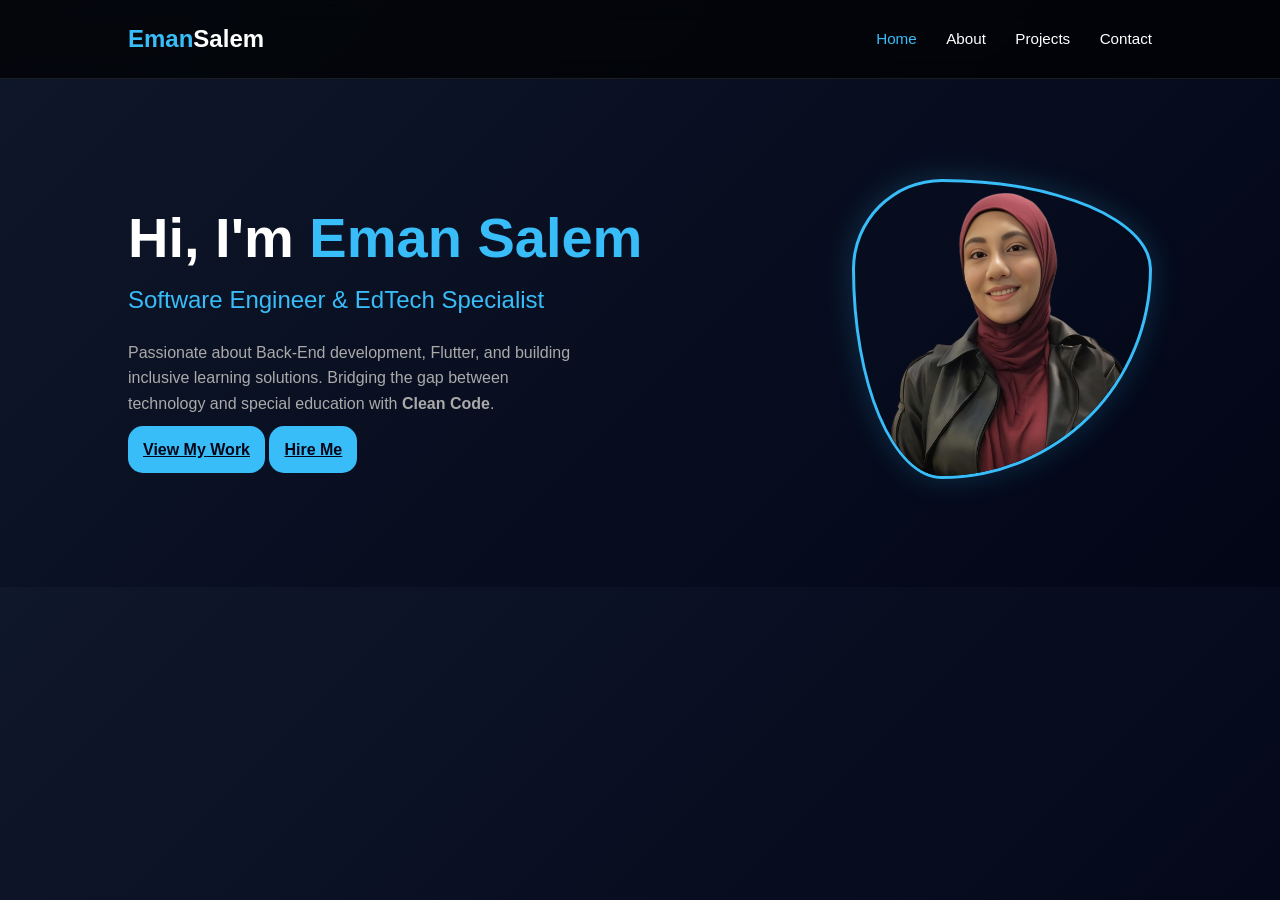
<file: index.html>
<!DOCTYPE html>
<html lang="en">
<head>
    <meta charset="UTF-8">
    <meta name="viewport" content="width=device-width, initial-scale=1.0">
    <title>Eman Salem | Portfolio</title>
    <link rel="stylesheet" href="https://cdnjs.cloudflare.com/ajax/libs/font-awesome/6.0.0/css/all.min.css">
    <link rel="stylesheet" href="style.css">
</head>
<body>
    <nav>
        <h2 class="logo">Eman<span>Salem</span></h2>
        <div class="nav-links" id="navlinks">
            <a href="./" class="active">Home</a>
            <a href="about.html">About</a>
            <a href="projects.html">Projects</a>
            <a href="contact.html">Contact</a>
        </div>
    </nav>

    <section class="hero">
        <div class="hero-text">
            <h1>Hi, I'm <span>Eman Salem</span></h1>
            <h3>Software Engineer & EdTech Specialist</h3>
            <p>
                Passionate about Back-End development, Flutter, and building inclusive learning solutions. 
                Bridging the gap between technology and special education with <b>Clean Code</b>.
            </p>

            <div class="hero-btns">
                <a href="projects.html" class="btn">View My Work</a>
                <a href="contact.html" class="btn btn-outline">Hire Me</a>
            </div>
        </div>
        <div class="hero-img">
            <img src="images/portfolio.png" alt="Eman Salem - Software Engineer">
        </div>
    </section>

    <script src="script.js"></script>
</body>
</html>
</file>
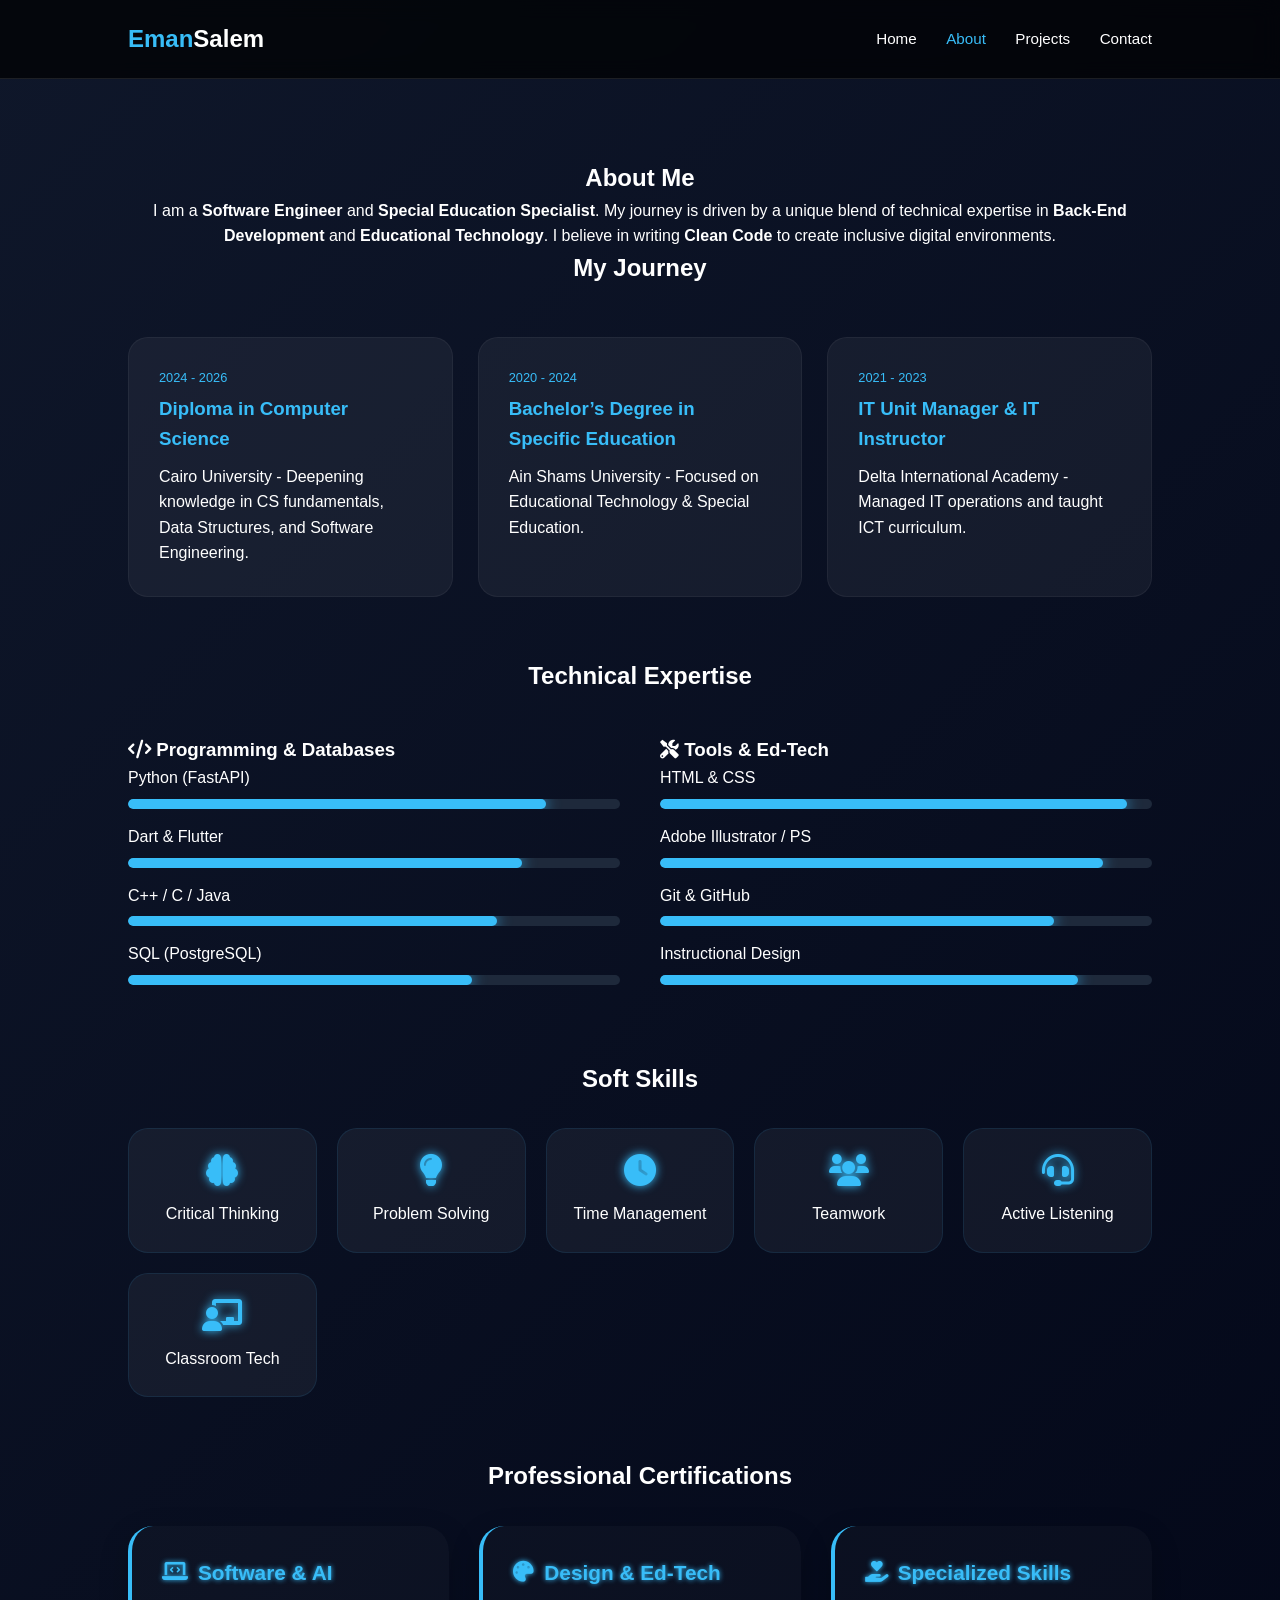
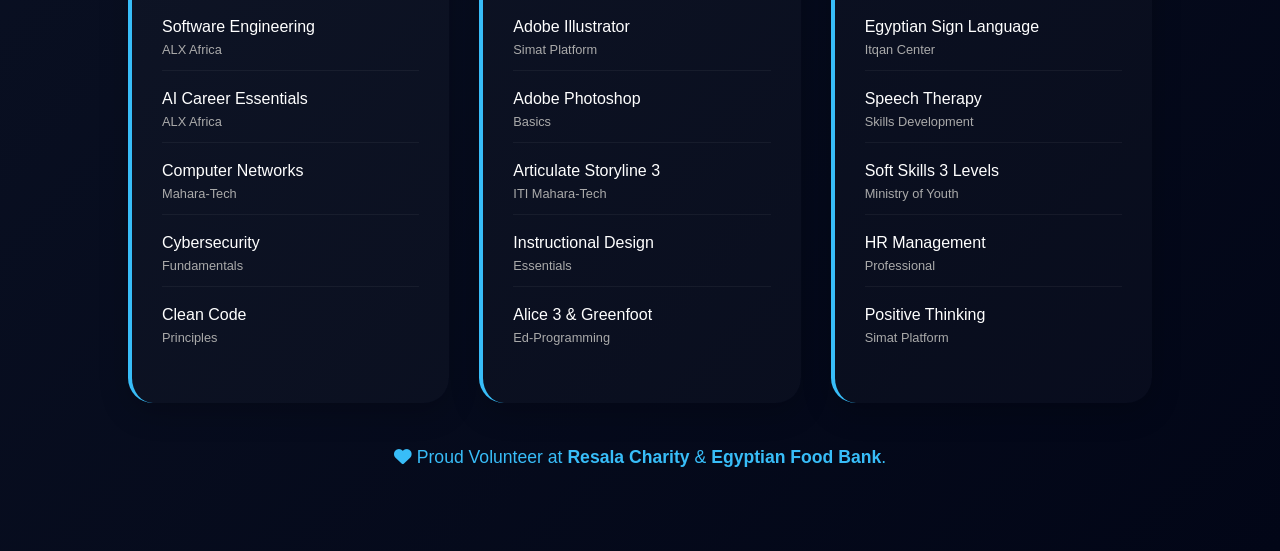
<file: about.html>
<!DOCTYPE html>
<html lang="en">
<head>
    <meta charset="UTF-8">
    <meta name="viewport" content="width=device-width, initial-scale=1.0">
    <title>About Me | Eman Salem</title>
    <link rel="stylesheet" href="style.css">
    <link rel="stylesheet" href="https://cdnjs.cloudflare.com/ajax/libs/font-awesome/6.0.0/css/all.min.css">
</head>
<body>

<nav>
    <h2 class="logo">Eman<span>Salem</span></h2>
    <div class="nav-links">
        <a href="./">Home</a>
        <a href="about.html" class="active">About</a>
        <a href="projects.html">Projects</a>
        <a href="contact.html">Contact</a>
    </div>
</nav>

<section class="about">
    <h1>About Me</h1>
    <p class="intro">
        I am a <b>Software Engineer</b> and <b>Special Education Specialist</b>. 
        My journey is driven by a unique blend of technical expertise in <b>Back-End Development</b> and <b>Educational Technology</b>. 
        I believe in writing <b>Clean Code</b> to create inclusive digital environments.
    </p>

    <h2>My Journey</h2>
    <div class="timeline">
        <div class="box">
            <span class="date">2024 - 2026</span>
            <h3>Diploma in Computer Science</h3>
            <p>Cairo University - Deepening knowledge in CS fundamentals, Data Structures, and Software Engineering.</p>
        </div>
        <div class="box">
            <span class="date">2020 - 2024</span>
            <h3>Bachelor’s Degree in Specific Education</h3>
            <p>Ain Shams University - Focused on Educational Technology & Special Education.</p>
        </div>
        <div class="box">
            <span class="date">2021 - 2023</span>
            <h3>IT Unit Manager & IT Instructor</h3>
            <p>Delta International Academy - Managed IT operations and taught ICT curriculum.</p>
        </div>
    </div>

    <h2 style="margin-top: 60px;">Technical Expertise</h2>
    <div class="skills-container">
        <div class="skill-category">
            <h3><i class="fas fa-code"></i> Programming & Databases</h3>
            <div class="skill-bar"><span>Python (FastAPI)</span><div class="bar"><div class="fill python"></div></div></div>
            <div class="skill-bar"><span>Dart & Flutter</span><div class="bar"><div class="fill flutter"></div></div></div>
            <div class="skill-bar"><span>C++ / C / Java</span><div class="bar"><div class="fill java"></div></div></div>
            <div class="skill-bar"><span>SQL (PostgreSQL)</span><div class="bar"><div class="fill sql"></div></div></div>
        </div>

        <div class="skill-category">
            <h3><i class="fas fa-tools"></i> Tools & Ed-Tech</h3>
            <div class="skill-bar"><span>HTML & CSS</span><div class="bar"><div class="fill html"></div></div></div>
            <div class="skill-bar"><span>Adobe Illustrator / PS</span><div class="bar"><div class="fill design"></div></div></div>
            <div class="skill-bar"><span>Git & GitHub</span><div class="bar"><div class="fill git"></div></div></div>
            <div class="skill-bar"><span>Instructional Design</span><div class="bar"><div class="fill articulate"></div></div></div>
        </div>
    </div>

    <h2 style="margin-top: 60px;">Soft Skills</h2>
    <div class="soft-skills-grid">
        <div class="soft-card">
            <i class="fas fa-brain"></i>
            <span>Critical Thinking</span>
        </div>
        <div class="soft-card">
            <i class="fas fa-lightbulb"></i>
            <span>Problem Solving</span>
        </div>
        <div class="soft-card">
            <i class="fas fa-clock"></i>
            <span>Time Management</span>
        </div>
        <div class="soft-card">
            <i class="fas fa-users"></i>
            <span>Teamwork</span>
        </div>
        <div class="soft-card">
            <i class="fas fa-headset"></i>
            <span>Active Listening</span>
        </div>
        <div class="soft-card">
            <i class="fas fa-chalkboard-teacher"></i>
            <span>Classroom Tech</span>
        </div>
    </div>

    <h2 style="margin-top: 60px;">Professional Certifications</h2>
    <div class="cert-modern-grid">
        <div class="cert-group-card">
            <div class="group-header"><i class="fas fa-laptop-code"></i> Software & AI</div>
            <div class="cert-item"><span>Software Engineering</span><small>ALX Africa</small></div>
            <div class="cert-item"><span>AI Career Essentials</span><small>ALX Africa</small></div>
            <div class="cert-item"><span>Computer Networks</span><small>Mahara-Tech</small></div>
            <div class="cert-item"><span>Cybersecurity</span><small>Fundamentals</small></div>
            <div class="cert-item"><span>Clean Code</span><small>Principles</small></div>
        </div>

        <div class="cert-group-card">
            <div class="group-header"><i class="fas fa-palette"></i> Design & Ed-Tech</div>
            <div class="cert-item"><span>Adobe Illustrator</span><small>Simat Platform</small></div>
            <div class="cert-item"><span>Adobe Photoshop</span><small>Basics</small></div>
            <div class="cert-item"><span>Articulate Storyline 3</span><small>ITI Mahara-Tech</small></div>
            <div class="cert-item"><span>Instructional Design</span><small>Essentials</small></div>
            <div class="cert-item"><span>Alice 3 & Greenfoot</span><small>Ed-Programming</small></div>
        </div>

        <div class="cert-group-card">
            <div class="group-header"><i class="fas fa-hand-holding-heart"></i> Specialized Skills</div>
            <div class="cert-item"><span>Egyptian Sign Language</span><small>Itqan Center</small></div>
            <div class="cert-item"><span>Speech Therapy</span><small>Skills Development</small></div>
            <div class="cert-item"><span>Soft Skills 3 Levels</span><small>Ministry of Youth</small></div>
            <div class="cert-item"><span>HR Management</span><small>Professional</small></div>
            <div class="cert-item"><span>Positive Thinking</span><small>Simat Platform</small></div>
        </div>
    </div>

    <div class="volunteer-badge">
        <p><i class="fas fa-heart"></i> Proud Volunteer at <b>Resala Charity</b> & <b>Egyptian Food Bank</b>.</p>
    </div>
</section>

</body>
</html>
</file>
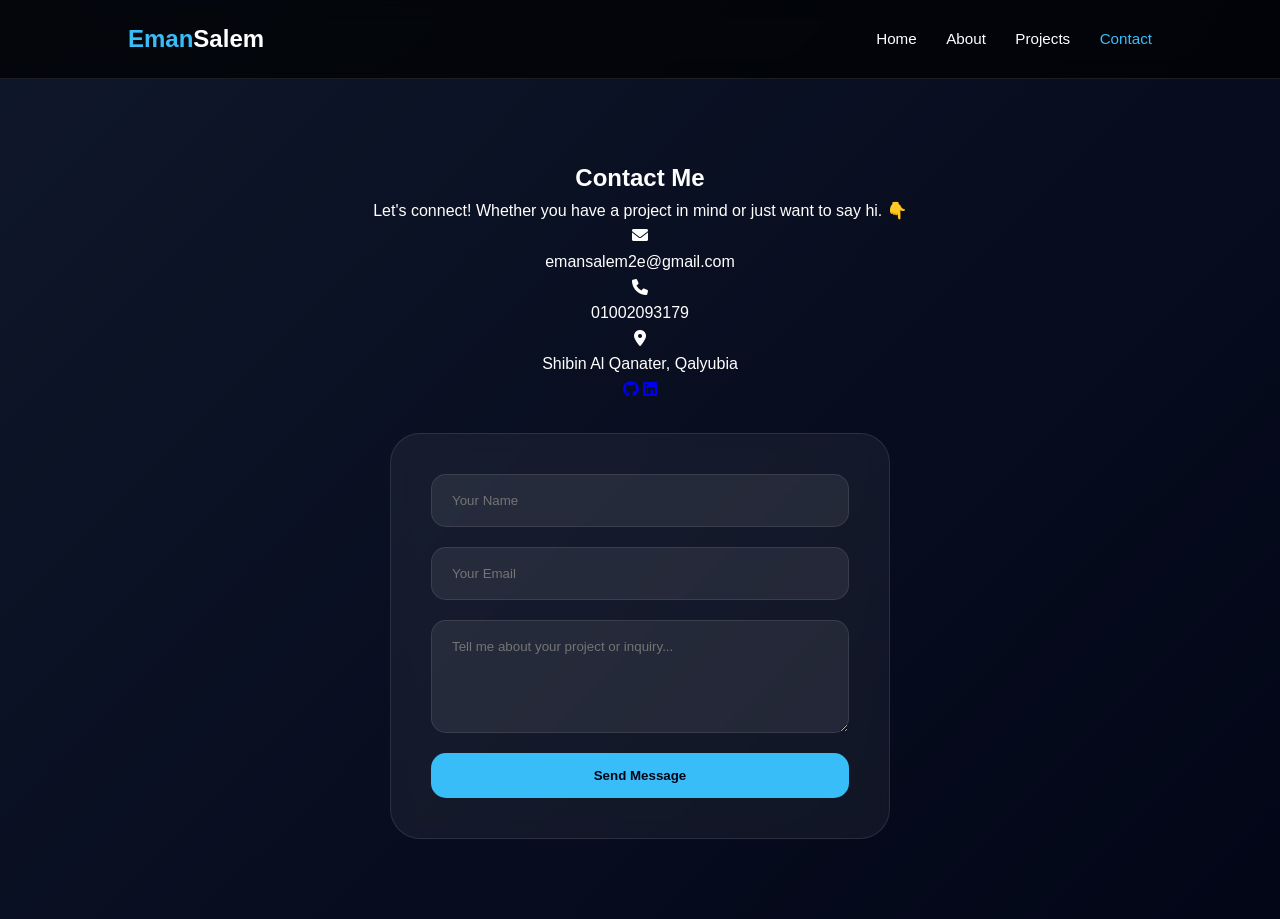
<file: contact.html>
<!DOCTYPE html>
<html lang="en">
<head>
    <meta charset="UTF-8">
    <meta name="viewport" content="width=device-width, initial-scale=1.0">
    <title>Contact | Eman Salem</title>
    <link rel="stylesheet" href="style.css">
    <link rel="stylesheet" href="https://cdnjs.cloudflare.com/ajax/libs/font-awesome/6.0.0/css/all.min.css">
</head>
<body>

<nav>
    <h2 class="logo">Eman<span>Salem</span></h2>
    <div class="nav-links">
        <a href="./">Home</a>
        <a href="about.html">About</a>
        <a href="projects.html">Projects</a>
        <a href="contact.html" class="active">Contact</a>
    </div>
</nav>

<section class="contact">
    <h1>Contact Me</h1>
    <p class="intro">Let's connect! Whether you have a project in mind or just want to say hi. 👇</p>

    <div class="contact-container">
        <div class="contact-info">
            <div class="info-item">
                <i class="fas fa-envelope"></i>
                <p>emansalem2e@gmail.com</p>
            </div>
            <div class="info-item">
                <i class="fas fa-phone"></i>
                <p>01002093179</p>
            </div>
            <div class="info-item">
                <i class="fas fa-location-dot"></i>
                <p>Shibin Al Qanater, Qalyubia</p>
            </div>
            
            <div class="social-links">
                <a href="https://github.com/Eman-salem123" target="_blank"><i class="fab fa-github"></i></a>
                <a href="#"><i class="fab fa-linkedin"></i></a>
            </div>
        </div>

        <div class="contact-box">
            <form action="#">
                <input type="text" placeholder="Your Name" required>
                <input type="email" placeholder="Your Email" required>
                <textarea rows="5" placeholder="Tell me about your project or inquiry..." required></textarea>
                <button type="submit" class="btn">Send Message</button>
            </form>
        </div>
    </div>
</section>

</body>
</html>
</file>
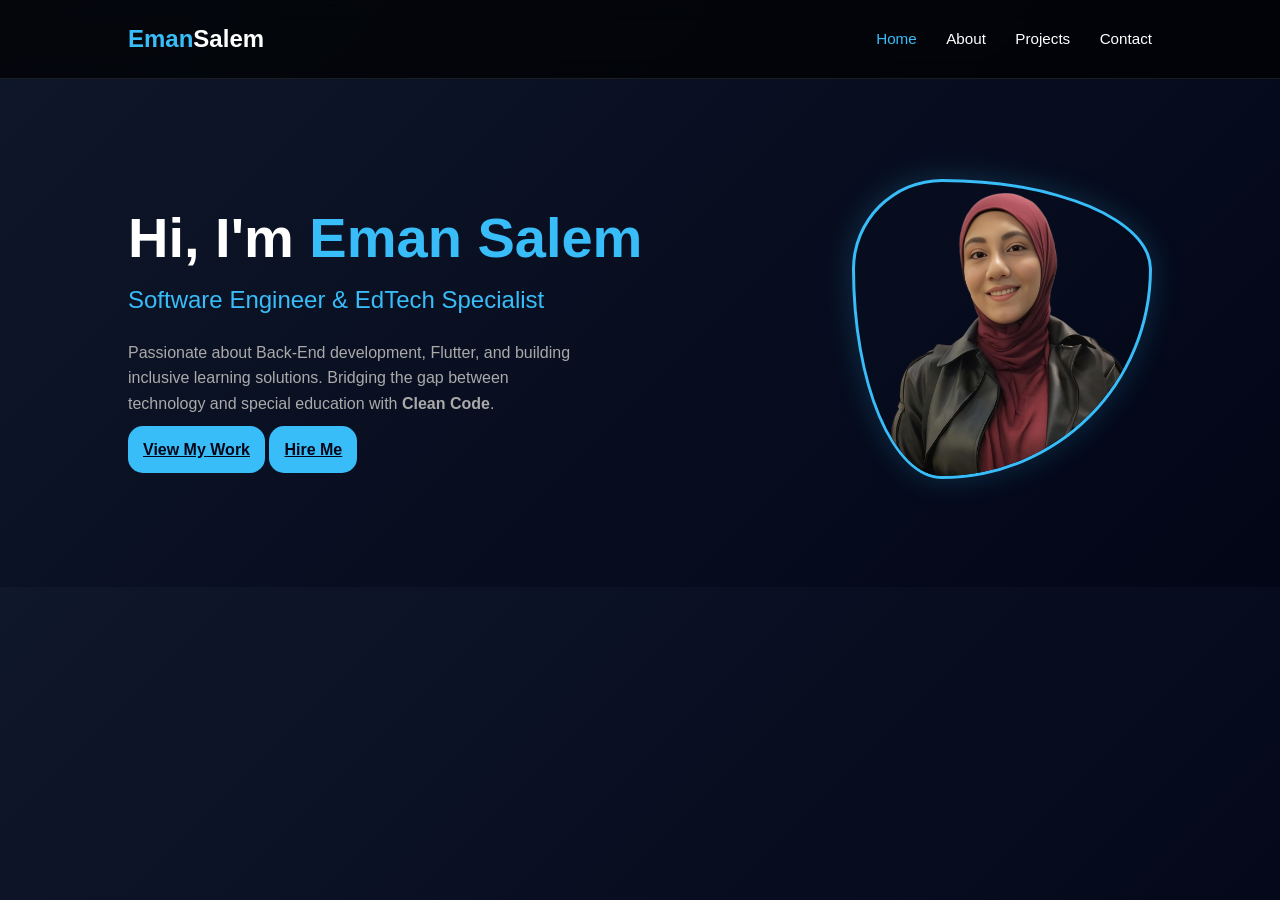
<file: Home.html>
<!DOCTYPE html>
<html lang="en">
<head>
    <meta charset="UTF-8">
    <meta name="viewport" content="width=device-width, initial-scale=1.0">
    <title>Eman Salem | Portfolio</title>
    <link rel="stylesheet" href="https://cdnjs.cloudflare.com/ajax/libs/font-awesome/6.0.0/css/all.min.css">
    <link rel="stylesheet" href="style.css">
</head>
<body>
    <nav>
        <h2 class="logo">Eman<span>Salem</span></h2>
        <div class="nav-links" id="navlinks">
            <a href="Home.html" class="active">Home</a>
            <a href="about.html">About</a>
            <a href="projects.html">Projects</a>
            <a href="contact.html">Contact</a>
        </div>
    </nav>

    <section class="hero">
        <div class="hero-text">
            <h1>Hi, I'm <span>Eman Salem</span></h1>
            <h3>Software Engineer & EdTech Specialist</h3>
            <p>
                Passionate about Back-End development, Flutter, and building inclusive learning solutions. 
                Bridging the gap between technology and special education with <b>Clean Code</b>.
            </p>

            <div class="hero-btns">
                <a href="projects.html" class="btn">View My Work</a>
                <a href="contact.html" class="btn btn-outline">Hire Me</a>
            </div>
        </div>
        <div class="hero-img">
            <img src="images/portfolio.png" alt="Eman Salem - Software Engineer">
        </div>
    </section>

    <script src="script.js"></script>
</body>
</html>
</file>
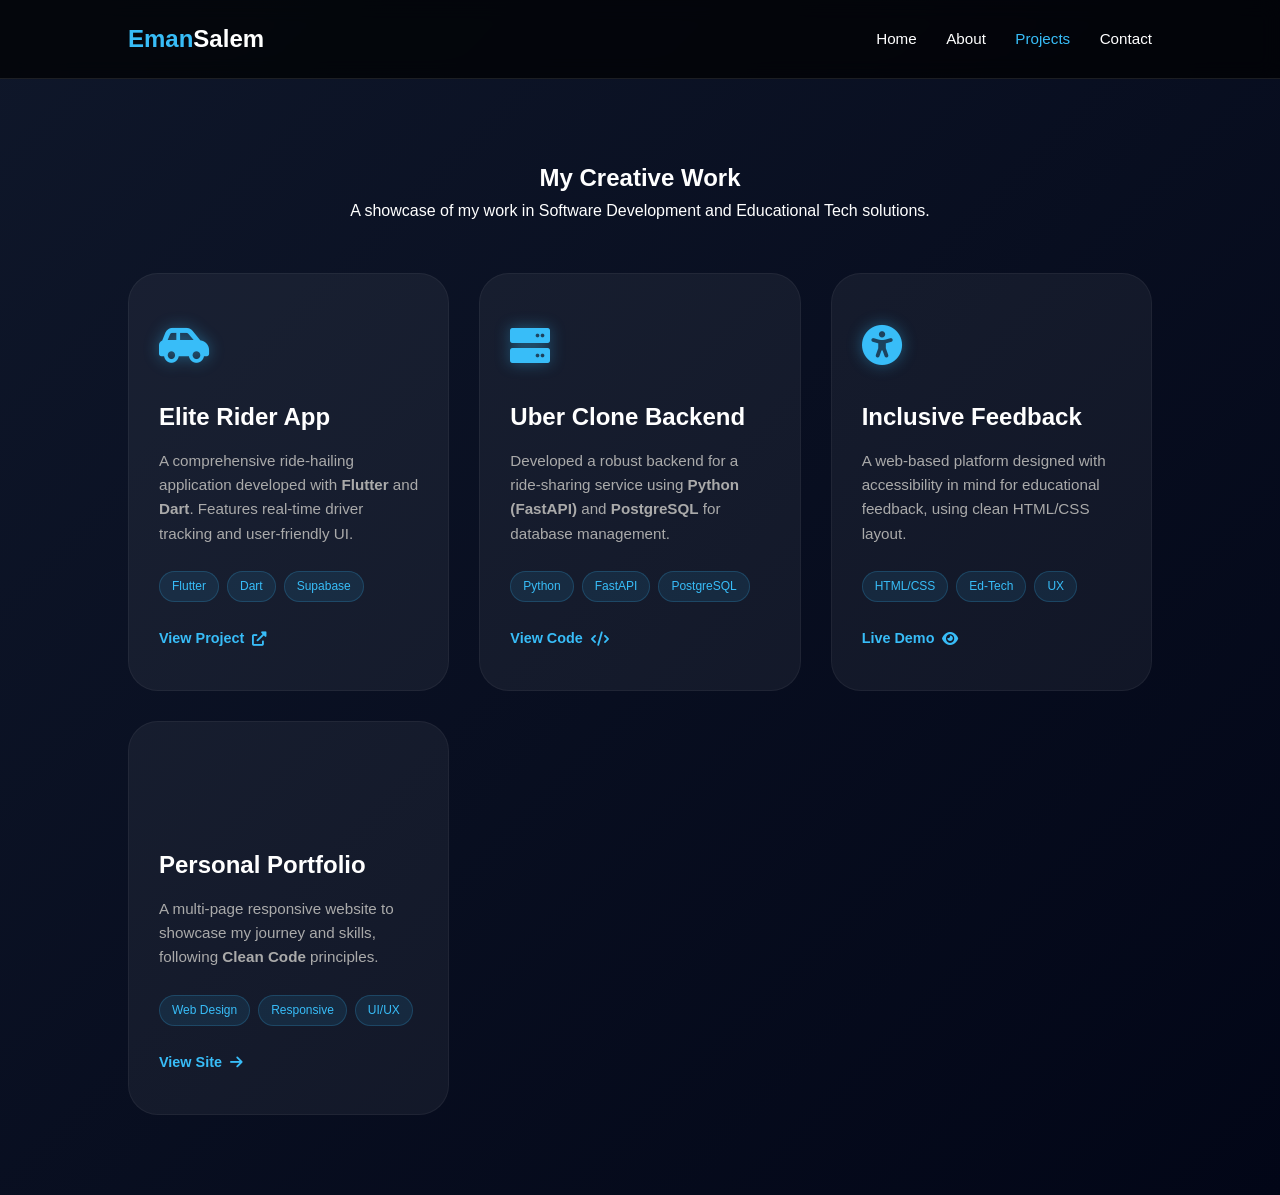
<file: projects.html>
<!DOCTYPE html>
<html lang="en">
<head>
    <meta charset="UTF-8">
    <meta name="viewport" content="width=device-width, initial-scale=1.0">
    <title>Projects | Eman Salem</title>
    <link rel="stylesheet" href="style.css">
    <link rel="stylesheet" href="https://cdnjs.cloudflare.com/ajax/libs/font-awesome/6.0.0/css/all.min.css">
</head>
<body>

<nav>
    <h2 class="logo">Eman<span>Salem</span></h2>
    <div class="nav-links">
        <a href="./">Home</a>
        <a href="about.html">About</a>
        <a href="projects.html" class="active">Projects</a>
        <a href="contact.html">Contact</a>
    </div>
</nav>

<section class="projects">
    <h1>My Creative Work</h1>
    <p class="intro">A showcase of my work in Software Development and Educational Tech solutions.</p>

    <div class="projects-grid">
        <div class="project-card">
            <div class="project-icon"><i class="fas fa-car-side"></i></div>
            <h3>Elite Rider App</h3>
            <p>A comprehensive ride-hailing application developed with <b>Flutter</b> and <b>Dart</b>. Features real-time driver tracking and user-friendly UI.</p>
            <div class="tags">
                <span>Flutter</span>
                <span>Dart</span>
                <span>Supabase</span>
            </div>
            <a href="https://github.com/Eman-salem123" class="project-link" target="_blank">View Project <i class="fas fa-external-link-alt"></i></a>
        </div>

        <div class="project-card">
            <div class="project-icon"><i class="fas fa-server"></i></div>
            <h3>Uber Clone Backend</h3>
            <p>Developed a robust backend for a ride-sharing service using <b>Python (FastAPI)</b> and <b>PostgreSQL</b> for database management.</p>
            <div class="tags">
                <span>Python</span>
                <span>FastAPI</span>
                <span>PostgreSQL</span>
            </div>
            <a href="https://github.com/Eman-salem123" class="project-link" target="_blank">View Code <i class="fas fa-code"></i></a>
        </div>

        <div class="project-card">
            <div class="project-icon"><i class="fas fa-universal-access"></i></div>
            <h3>Inclusive Feedback</h3>
            <p>A web-based platform designed with accessibility in mind for educational feedback, using clean HTML/CSS layout.</p>
            <div class="tags">
                <span>HTML/CSS</span>
                <span>Ed-Tech</span>
                <span>UX</span>
            </div>
            <a href="#" class="project-link">Live Demo <i class="fas fa-eye"></i></a>
        </div>

        <div class="project-card">
            <div class="project-icon"><i class="fas fa-user-code"></i></div>
            <h3>Personal Portfolio</h3>
            <p>A multi-page responsive website to showcase my journey and skills, following <b>Clean Code</b> principles.</p>
            <div class="tags">
                <span>Web Design</span>
                <span>Responsive</span>
                <span>UI/UX</span>
            </div>
            <a href="index.html" class="project-link">View Site <i class="fas fa-arrow-right"></i></a>
        </div>
    </div>
</section>

</body>
</html>
</file>
<file: style.css>
/* =====================
    RESET & BASE
===================== */
*{
    margin: 0;
    padding: 0;
    box-sizing: border-box;
    font-family: 'Segoe UI', Tahoma, Geneva, Verdana, sans-serif;
}

:root {
    --main: #38bdf8;
    --bg-dark: #0f172a;
    --bg-deeper: #020617;
    --card: rgba(255, 255, 255, 0.05);
    --text-muted: #aaa;
}

body {
    background: linear-gradient(135deg, #0f172a, #020617);
    color: #fff;
    line-height: 1.6;
}

/* =====================
    NAVBAR
===================== */
nav {
    display: flex;
    justify-content: space-between;
    align-items: center;
    padding: 20px 10%;
    position: sticky;
    top: 0;
    backdrop-filter: blur(10px);
    background: rgba(0, 0, 0, 0.7);
    z-index: 1000;
    border-bottom: 1px solid rgba(255,255,255,0.1);
}

.logo {
    color: var(--main);
    font-size: 1.5rem;
    font-weight: bold;
}

.logo span { color: #fff; }

.nav-links a {
    color: #fff;
    margin-left: 25px;
    text-decoration: none;
    transition: 0.3s;
    font-size: 0.95rem;
}

.nav-links a:hover, .nav-links a.active {
    color: var(--main);
}

/* =====================
    HERO SECTION
===================== */
.hero {
    display: flex;
    justify-content: space-between;
    align-items: center;
    padding: 100px 10%;
    animation: fadeIn 1s ease;
}

.hero-text h1 { font-size: 3.5rem; line-height: 1.2; }
.hero span { color: var(--main); }
.hero h3 { margin-top: 10px; color: var(--main); font-weight: 400; font-size: 1.5rem; }
.hero p { margin: 20px 0; color: var(--text-muted); max-width: 450px; }

.hero-img img {
    width: 300px;
    height: 300px;
    object-fit: cover;
    border-radius: 30% 70% 70% 30% / 30% 30% 70% 70%;
    border: 3px solid var(--main);
    box-shadow: 0 0 30px rgba(56, 189, 248, 0.2);
}

/* =====================
    ABOUT & TIMELINE
===================== */
.about, .projects, .contact { padding: 80px 10%; text-align: center; }

.timeline {
    display: grid;
    grid-template-columns: repeat(auto-fit, minmax(300px, 1fr));
    gap: 25px;
    margin: 50px 0;
}

.box {
    background: var(--card);
    padding: 30px;
    border-radius: 20px;
    text-align: left;
    border: 1px solid rgba(255,255,255,0.05);
    transition: 0.3s;
}

.box h3 { color: var(--main); margin-bottom: 10px; }
.box .date { font-size: 0.8rem; color: var(--main); display: block; margin-bottom: 5px; }
.box:hover { transform: translateY(-10px); border-color: var(--main); }

/* =====================
    PROJECTS SECTION (UPDATED)
===================== */
.projects-grid {
    display: grid;
    grid-template-columns: repeat(auto-fit, minmax(320px, 1fr));
    gap: 30px;
    margin-top: 50px;
}

.project-card {
    background: var(--card);
    padding: 40px 30px;
    border-radius: 30px;
    text-align: left;
    border: 1px solid rgba(255, 255, 255, 0.05);
    transition: 0.4s cubic-bezier(0.175, 0.885, 0.32, 1.275);
    position: relative;
    overflow: hidden;
}

/* خط التوهج العلوي عند الـ Hover */
.project-card::before {
    content: '';
    position: absolute;
    top: 0; left: 0; width: 100%; height: 4px;
    background: var(--main);
    box-shadow: 0 0 15px var(--main);
    opacity: 0;
    transition: 0.3s;
}

.project-card:hover {
    transform: translateY(-15px);
    background: rgba(255, 255, 255, 0.08);
    border-color: var(--main);
    box-shadow: 0 20px 40px rgba(0, 0, 0, 0.4);
}

.project-card:hover::before {
    opacity: 1;
}

.project-icon {
    font-size: 2.5rem;
    color: var(--main);
    margin-bottom: 20px;
    text-shadow: 0 0 15px rgba(56, 189, 248, 0.4);
}

.project-card h3 { font-size: 1.5rem; margin-bottom: 12px; color: #fff; }

.project-card p {
    font-size: 0.95rem;
    color: var(--text-muted);
    margin-bottom: 25px;
    min-height: 60px;
}

.tags {
    display: flex;
    flex-wrap: wrap;
    gap: 8px;
    margin-bottom: 25px;
}

.tags span {
    background: rgba(56, 189, 248, 0.1);
    color: var(--main);
    padding: 5px 12px;
    border-radius: 50px;
    font-size: 0.75rem;
    border: 1px solid rgba(56, 189, 248, 0.2);
}

.project-link {
    text-decoration: none;
    color: var(--main);
    font-weight: bold;
    font-size: 0.9rem;
    display: flex;
    align-items: center;
    gap: 8px;
    transition: 0.3s;
}

.project-link:hover {
    gap: 12px;
    text-shadow: 0 0 10px var(--main);
}

/* =====================
    TECHNICAL SKILLS (GLOW)
===================== */
.skills-container {
    display: grid;
    grid-template-columns: repeat(auto-fit, minmax(300px, 1fr));
    gap: 40px;
    text-align: left;
    margin-top: 40px;
}

.skill-bar { margin-bottom: 15px; }
.skill-bar span { display: block; margin-bottom: 8px; }
.bar { background: #1e293b; height: 10px; border-radius: 10px; overflow: hidden; }

.fill { 
    height: 100%; 
    background: var(--main); 
    border-radius: 10px; 
    box-shadow: 0 0 15px var(--main); /* التوهج */
}

/* درجات المهارات */
.python { width: 85%; } .flutter { width: 80%; } .java { width: 75%; } 
.sql { width: 70%; } .html { width: 95%; } .design { width: 90%; }
.git { width: 80%; } .articulate { width: 85%; }

/* =====================
    SOFT SKILLS (NEW GLOW CARDS)
===================== */
.soft-skills-grid {
    display: grid;
    grid-template-columns: repeat(auto-fit, minmax(180px, 1fr));
    gap: 20px;
    margin-top: 30px;
}

.soft-card {
    background: var(--card);
    padding: 25px;
    border-radius: 20px;
    border: 1px solid rgba(56, 189, 248, 0.1);
    transition: 0.4s;
    display: flex;
    flex-direction: column;
    align-items: center;
    gap: 15px;
}

.soft-card i {
    font-size: 2rem;
    color: var(--main);
    text-shadow: 0 0 10px var(--main); /* توهج الأيقونة */
}

.soft-card:hover {
    transform: translateY(-5px);
    border-color: var(--main);
    box-shadow: 0 0 20px rgba(56, 189, 248, 0.2);
}

/* =====================
    CERTIFICATIONS (NEW MODERN LAYOUT)
===================== */
.cert-modern-grid {
    display: grid;
    grid-template-columns: repeat(auto-fit, minmax(300px, 1fr));
    gap: 30px;
    margin-top: 30px;
}

.cert-group-card {
    background: rgba(255, 255, 255, 0.02);
    border-radius: 25px;
    padding: 30px;
    border-left: 4px solid var(--main); /* خط توهج جانبي */
    box-shadow: 0 10px 30px rgba(0,0,0,0.2);
    text-align: left;
}

.group-header {
    font-size: 1.3rem;
    color: var(--main);
    font-weight: bold;
    margin-bottom: 25px;
    display: flex;
    align-items: center;
    gap: 10px;
    text-shadow: 0 0 5px var(--main);
}

.cert-item {
    margin-bottom: 15px;
    padding-bottom: 10px;
    border-bottom: 1px solid rgba(255,255,255,0.05);
    display: flex;
    flex-direction: column;
}

.cert-item span { font-size: 1rem; color: #fff; font-weight: 500; }
.cert-item small { color: var(--text-muted); font-size: 0.8rem; }
.cert-item:last-child { border: none; }

/* =====================
    CONTACT (Your Screenshot Style)
===================== */
.contact-box { display: flex; justify-content: center; align-items: center; margin-top: 30px; }
form {
    width: 100%; max-width: 500px;
    background: rgba(255, 255, 255, 0.05);
    padding: 40px; border-radius: 30px;
    backdrop-filter: blur(10px); border: 1px solid rgba(255, 255, 255, 0.1);
    display: flex; flex-direction: column; gap: 20px;
}

input, textarea {
    width: 100%; padding: 18px 20px;
    background: rgba(255, 255, 255, 0.07);
    border: 1px solid rgba(255, 255, 255, 0.1);
    border-radius: 15px; color: #fff; outline: none;
}

input:focus, textarea:focus { border-color: var(--main); background: rgba(255, 255, 255, 0.1); }

button, .btn {
    width: 100%; padding: 15px; background: var(--main);
    color: #020617; border: none; border-radius: 15px;
    font-weight: bold; cursor: pointer; transition: 0.3s;
}

button:hover { transform: translateY(-3px); box-shadow: 0 10px 20px rgba(56, 189, 248, 0.4); }

/* =====================
    OTHERS & RESPONSIVE
===================== */
.volunteer-badge { margin-top: 40px; color: var(--main); font-size: 1.1rem; }

@keyframes fadeIn { from { opacity: 0; transform: translateY(20px); } to { opacity: 1; transform: translateY(0); } }

@media(max-width:768px){
    .hero { flex-direction: column-reverse; text-align: center; }
    .hero-text h1 { font-size: 2.5rem; }
    .hero-img img { width: 250px; height: 250px; }
    .nav-links { display: none; }
    .soft-skills-grid { grid-template-columns: 1fr 1fr; }
}
</file>
